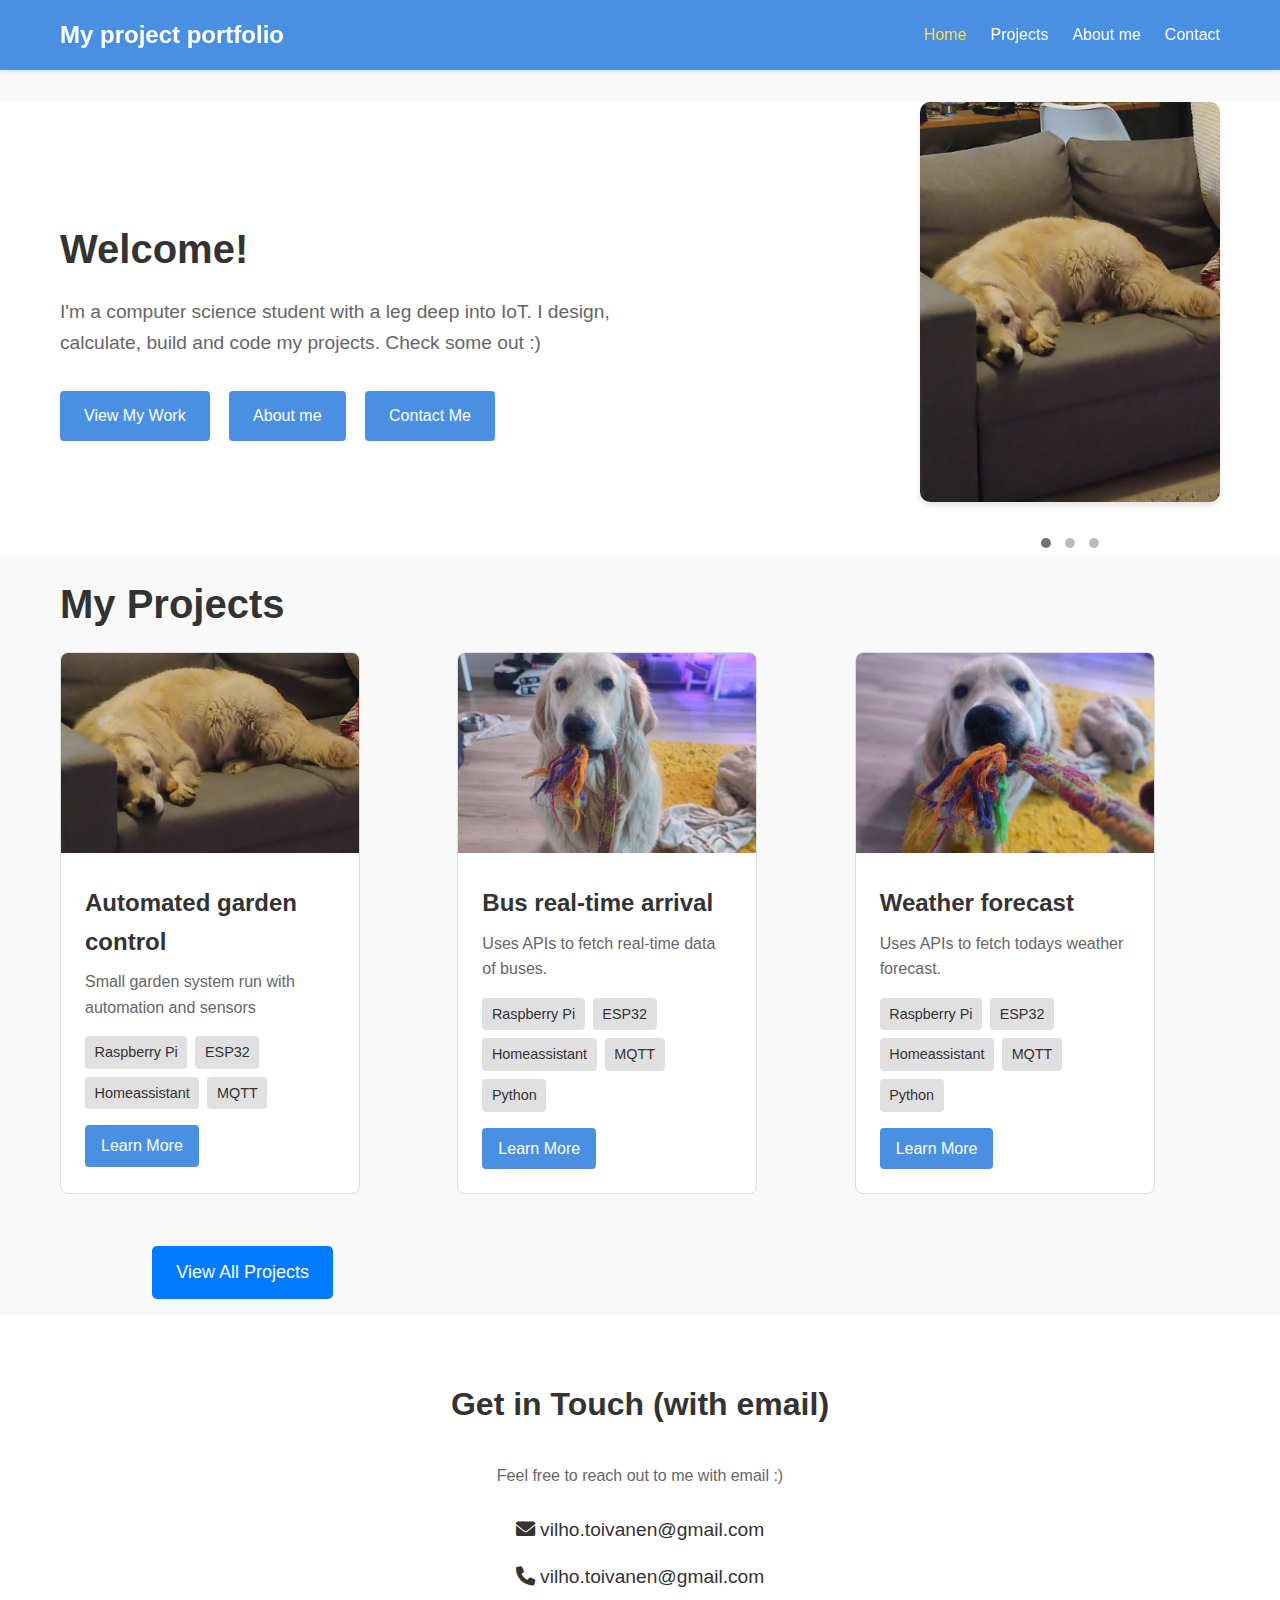
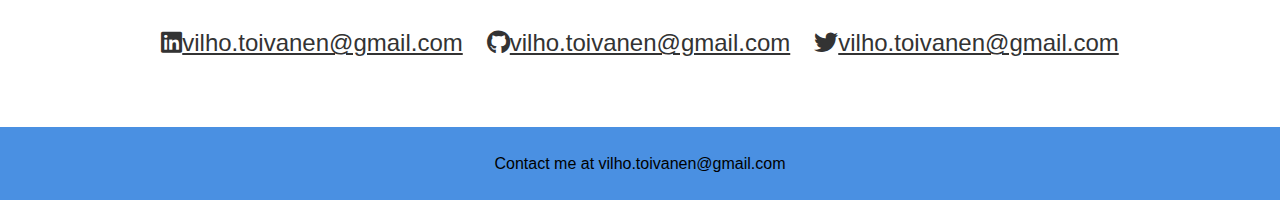
<file: index.html>
<!DOCTYPE html>
<html lang="en">
<head>
    <meta charset="UTF-8">
    <meta name="viewport" content="width=device-width, initial-scale=1.0">
    <meta name="description" content="Mun portfolio">
    <title>homepage portfolio</title>
    <link rel="stylesheet" href="css/styles.css">
    <link rel="stylesheet" href="https://cdnjs.cloudflare.com/ajax/libs/font-awesome/6.0.0/css/all.min.css">
</head>
<body>
    <!-- Navigation Bar -->
    <header class="header">
        <div class="container">
            <nav class="navbar">
                <a href="#" class="logo">My project portfolio</a>
                <ul class="nav-links">
                    <li><a href="#home" class="nav-link active">Home</a></li>
                    <li><a href="projects.html" class="nav-link">Projects</a></li>
                    <li><a href="about.html" class="nav-link">About me</a></li>
                    <li><a href="#contact" class="nav-link">Contact</a></li>
                </ul>
            </nav>
        </div>
    </header>

    <!-- Hero Section -->
   <!-- Hero Section -->
<!-- Hero Section -->
<section id="home" class="hero">
    <div class="container">
        <div class="hero-content">
            <h1 class="hero-title">Welcome!</h1>
            <p class="hero-subtitle">I'm a computer science student with a leg deep into IoT. I design, calculate, build and code my projects. Check some out :)</p>
            <a href="projects.html" class="btn btn-primary">View My Work</a>
            <a href="about.html" class="btn btn-primary">About me</a>
            <a href="#contact" class="btn btn-primary">Contact Me</a>

        </div>
        <div class="hero-image">
            <div class="slideshow-container">
                <!-- Slides -->
                <div class="mySlides fade">
                    <a href="project1.html">
                        <img src="images/project1.jpg" alt="Slide 1">
                    </a>
                </div>
                <div class="mySlides fade">
                    <a href="project2.html">
                        <img src="images/project2.jpg" alt="Slide 2">
                    </a>
                </div>
                <div class="mySlides fade">
                    <a href="project3.html">
                        <img src="images/project3.jpg" alt="Slide 3">
                    </a>
                </div>
                <!-- Navigation dots -->
                <div class="dots">
                    <span class="dot"></span>
                    <span class="dot"></span>
                    <span class="dot"></span>
                </div>
            </div>
        </div>
    </div>
</section>
<!-- Featured Projects Section -->
<section id="projects" class="projects">
    <div class="container">
        <h2 class="hero-title">My Projects</h2>
        <div class="project-grid">
            <!-- Project 1 -->
            <!-- Project Grid -->
            <div class="project-grid">
                <!-- Project 1 -->
                <div class="project-card">
                    <img src="images/project1.jpg" alt="Project 1" class="project-img">
                    <div class="project-info">
                        <h3 class="project-title">Automated garden control</h3>
                        <p class="project-description">Small garden system run with automation and sensors</p>
                        <div class="project-tags">
                            <span class="tag">Raspberry Pi</span>
                            <span class="tag">ESP32</span>
                            <span class="tag">Homeassistant</span>
                            <span class="tag">MQTT</span>
                        </div>
                        <a href="project1.html" class="btn btn-secondary">Learn More</a>
                    </div>
                </div>
                <!-- Project 2 -->
                <div class="project-card">
                    <img src="images/project2.jpg" alt="Project 2" class="project-img">
                    <div class="project-info">
                        <h3 class="project-title">Bus real-time arrival</h3>
                        <p class="project-description">Uses APIs to fetch real-time data of buses.</p>
                        <div class="project-tags">
                            <span class="tag">Raspberry Pi</span>
                            <span class="tag">ESP32</span>
                            <span class="tag">Homeassistant</span>
                            <span class="tag">MQTT</span>
                            <span class="tag">Python</span>
                        </div>
                        <a href="project2.html" class="btn btn-secondary">Learn More</a>
                    </div>
                </div>
                <!-- Project 3 -->
                <div class="project-card">
                    <img src="images/project3.jpg" alt="Project 3" class="project-img">
                    <div class="project-info">
                        <h3 class="project-title">Weather forecast</h3>
                        <p class="project-description">Uses APIs to fetch todays weather forecast.</p>
                        <div class="project-tags">
                            <span class="tag">Raspberry Pi</span>
                            <span class="tag">ESP32</span>
                            <span class="tag">Homeassistant</span>
                            <span class="tag">MQTT</span>
                            <span class="tag">Python</span>
                        </div>
                        <a href="project3.html" class="btn btn-secondary">Learn More</a>
                    </div>
                </div>

          
            <div class="view-all-container">
                <a href="projects.html" class="btn btn-primary">View All Projects</a>
            </div>
        </div>
    </div>
</section>

    <!-- Contact Section -->
    <section id="contact" class="contact">
        <div class="container">
            <h2 class="section-title">Get in Touch (with email)</h2>
            <p class="section-text">
                Feel free to reach out to me with email :)
            </p>
            <div class="contact-info">
                <a href="mailto:vilho.toivanen@gmail.com" class="contact-link">
                    <i class="fas fa-envelope"></i> vilho.toivanen@gmail.com
                </a>
                <a href="tel:+1234567890" class="contact-link">
                    <i class="fas fa-phone"></i> vilho.toivanen@gmail.com
                </a>
            </div>
            <div class="social-links">
                <a href="#" class="social-link"><i class="fab fa-linkedin"></i>vilho.toivanen@gmail.com</a>
                <a href="#" class="social-link"><i class="fab fa-github"></i>vilho.toivanen@gmail.com</a>
                <a href="#" class="social-link"><i class="fab fa-twitter"></i>vilho.toivanen@gmail.com</a>
            </div>
        </div>
    </section>

    <!-- Footer -->
    <footer class="footer">
        <div class="container">
            <p>Contact me at vilho.toivanen@gmail.com</p>
        </div>
    </footer>

    <script src="js/script.js"></script>
</body>
</html>
</file>
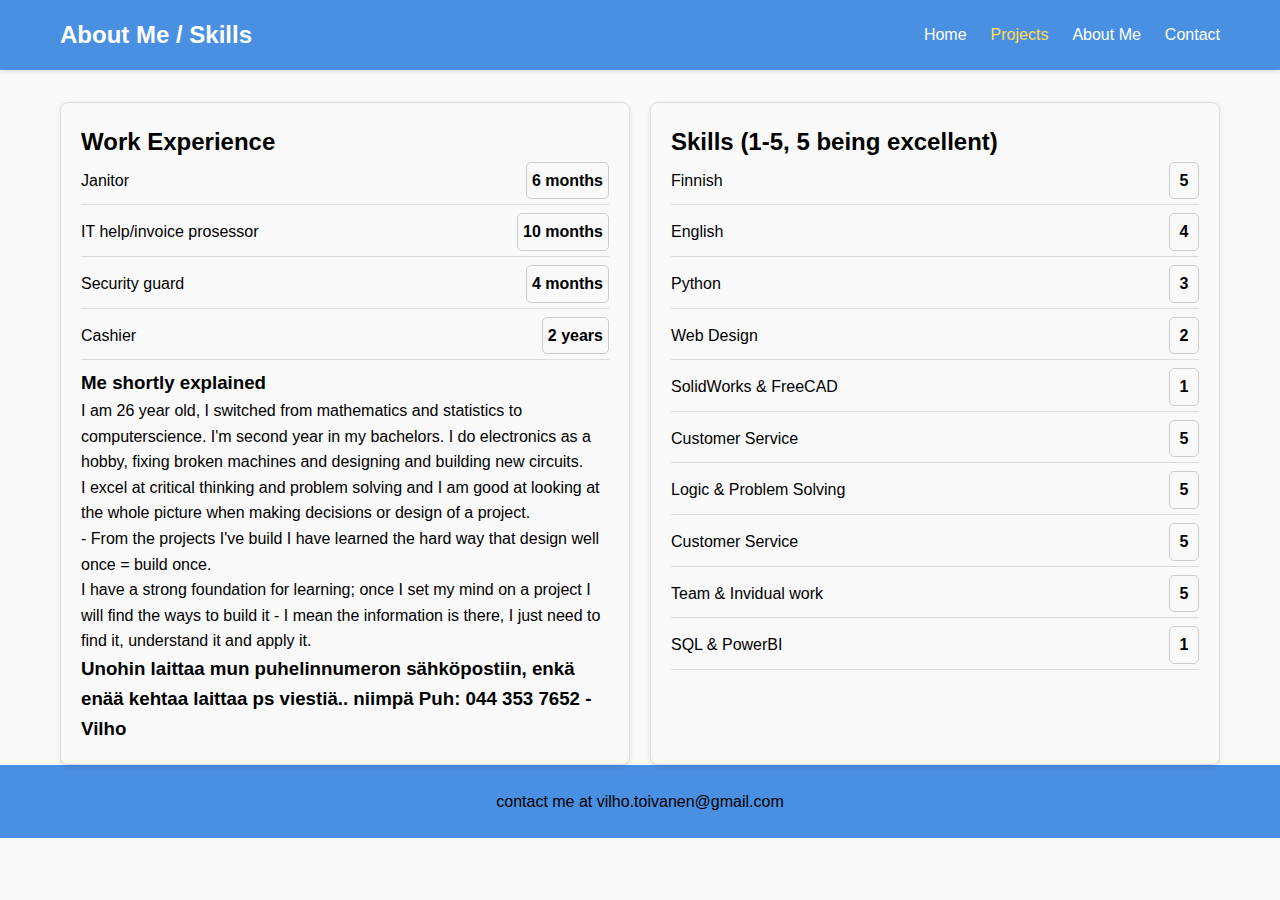
<file: about.html>
<!DOCTYPE html>
<html lang="en">
<head>
    <meta charset="UTF-8">
    <meta name="viewport" content="width=device-width, initial-scale=1.0">
    <meta name="description" content="Automated light control system using ESP32, MQTT, and Home Assistant.">
    <title>About Me - Skills and Experience</title>
    <link rel="stylesheet" href="css/styles.css">
    <link rel="stylesheet" href="https://cdnjs.cloudflare.com/ajax/libs/font-awesome/6.0.0/css/all.min.css">
</head>
<body>

    <!-- Navigation Bar -->
    <header class="header">
        <div class="container">
            <nav class="navbar">
                <a href="#" class="logo">About Me / Skills</a>
                <ul class="nav-links">
                    <li><a href="index.html" class="nav-link">Home</a></li>
                    <li><a href="projects.html" class="nav-link active">Projects</a></li>
                    <li><a href="about.html" class="nav-link">About Me</a></li>
                    <li><a href="index.html#contact" class="nav-link">Contact</a></li>
                </ul>
            </nav>
        </div>
    </header>

    <!-- Work Experience and Skills Section -->
    <section class="container experience-skills-container">
        
        <!-- Work Experience Section -->
        <div class="section-box">
            <h2>Work Experience</h2>
            <ul class="skills-list">

                <li><span class="skill">Janitor</span><span class="rating">6 months</span></li>
                <li><span class="skill">IT help/invoice prosessor</span><span class="rating">10 months</span></li>
                <li><span class="skill">Security guard</span><span class="rating">4 months</span></li>

                <li><span class="skill">Cashier</span><span class="rating">2 years</span></li>
                <h3>Me shortly explained</h3>
                <p class="work-description">I am 26 year old, I switched from mathematics and statistics to computerscience. I'm second year in my bachelors. I do electronics as a hobby, fixing broken machines and designing and building new circuits.</p> 
                <p>I excel at critical thinking and problem solving and I am good at looking at the whole picture when making decisions or design of a project. </p>

                <p> - From the projects I've build I have learned the hard way that design well    once = build once.</p>
                <p>I have a strong foundation for learning; once I set my mind on a project I will find the ways to build it - I mean the information is there, I just need to find it, understand it and apply it.</p>
                <h3>Unohin laittaa mun puhelinnumeron sähköpostiin, enkä enää kehtaa laittaa ps viestiä.. niimpä Puh: 044 353 7652 - Vilho</h3>
            </ul>
        </div>

        <!-- Skills Section -->
        <div class="section-box">
            <h2>Skills (1-5, 5 being excellent)</h2>
            <ul class="skills-list">
                <li><span class="skill">Finnish</span><span class="rating">5</span></li>
                <li><span class="skill">English</span><span class="rating">4</span></li>
                <li><span class="skill">Python</span><span class="rating">3</span></li>
                <li><span class="skill">Web Design</span><span class="rating">2</span></li>
                <li><span class="skill">SolidWorks & FreeCAD</span><span class="rating">1</span></li>
                <li><span class="skill">Customer Service</span><span class="rating">5</span></li>
                <li><span class="skill">Logic & Problem Solving</span><span class="rating">5</span></li>
                <li><span class="skill">Customer Service</span><span class="rating">5</span></li>
                <li><span class="skill">Team & Invidual work</span><span class="rating">5</span></li>
                <li><span class="skill">SQL & PowerBI</span><span class="rating">1</span></li>
            </ul>
        </div>

        </div>
    </div>
</section>


<!-- Footer -->
<footer class="footer">
    <div class="container">
        <p>contact me at vilho.toivanen@gmail.com</p>
    </div>
</footer>
    <script src="js/script.js"></script>

</body>
</html>
</file>
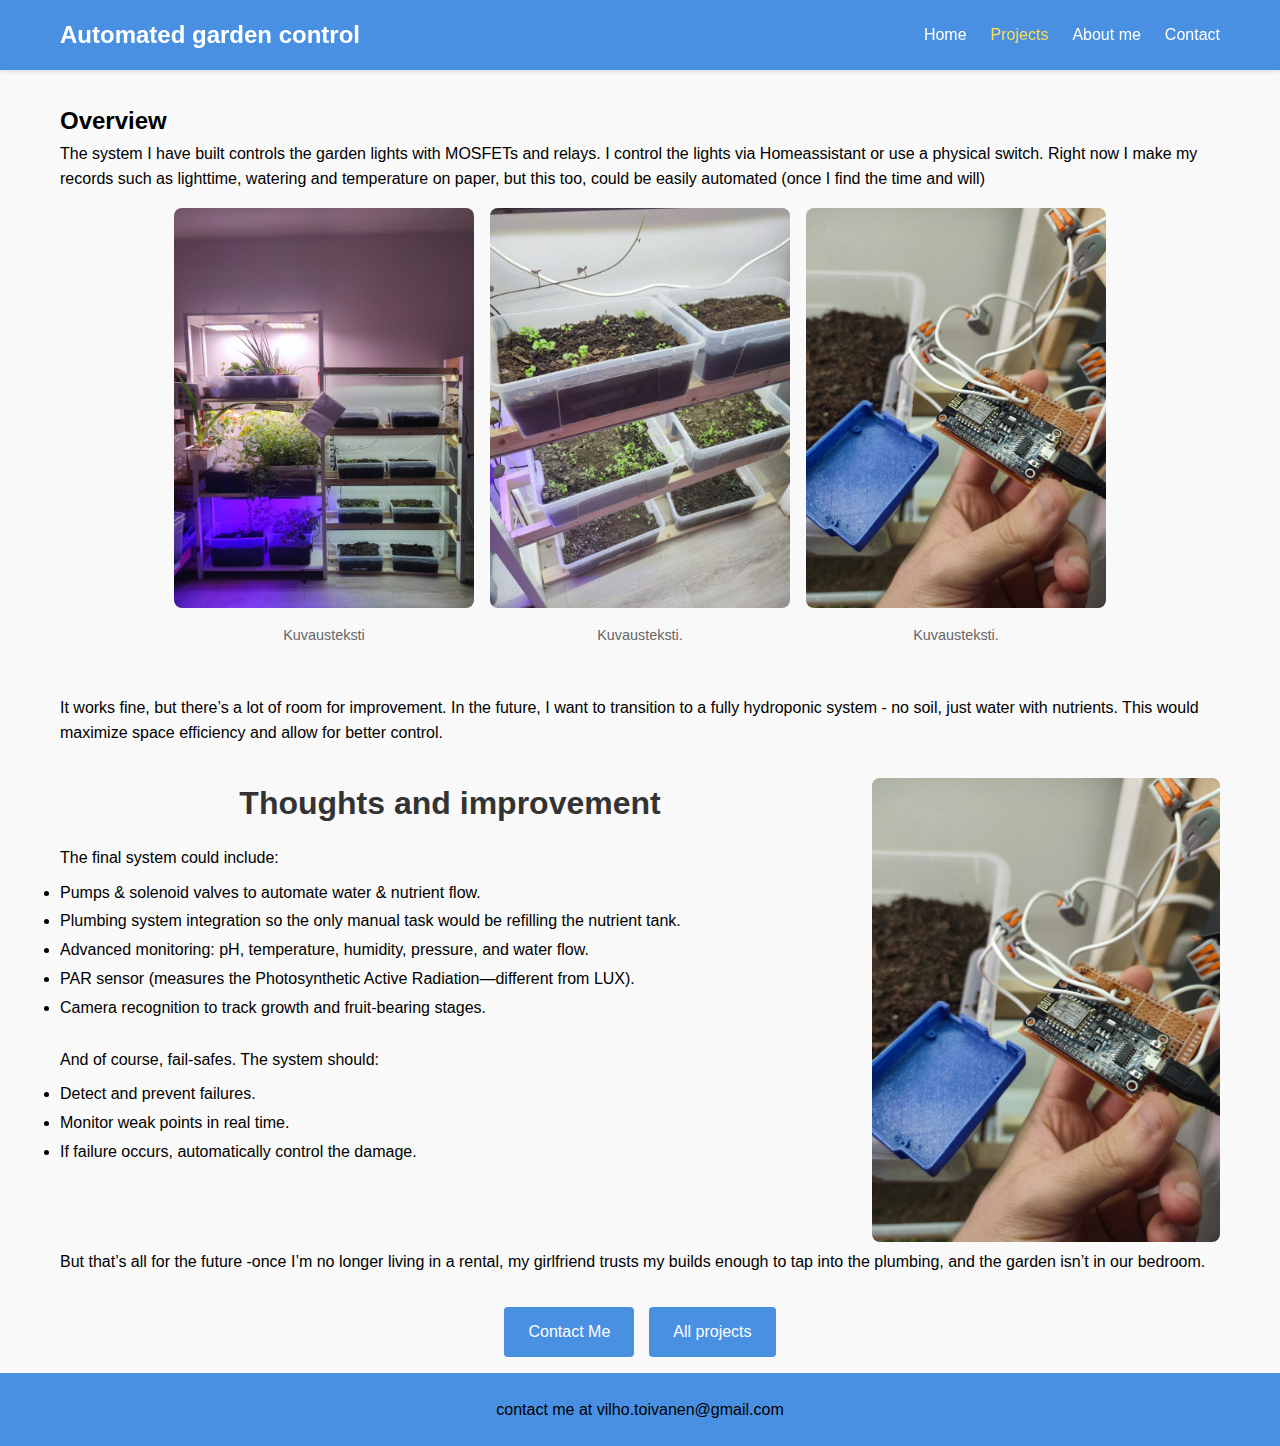
<file: project1.html>
<!DOCTYPE html>
<html lang="en">
<head>
    <meta charset="UTF-8">
    <meta name="viewport" content="width=device-width, initial-scale=1.0">
    <meta name="description" content="Automated Garden Control System using various IoT components like ESP32, sensors, and MQTT integration.">
    <title>Automated Garden Control</title>
    <link rel="stylesheet" href="css/styles.css">
    <link rel="stylesheet" href="https://cdnjs.cloudflare.com/ajax/libs/font-awesome/6.0.0/css/all.min.css">
</head>
<body>
    <!-- Navigation Bar -->
    <header class="header">
        <div class="container">
            <nav class="navbar">
                <a href="#" class="logo">Automated garden control</a>

                <ul class="nav-links">
                    <li><a href="index.html" class="nav-link">Home</a></li>
                    <li><a href="projects.html" class="nav-link active">Projects</a></li>
                    <li><a href="about.html" class="nav-link">About me</a></li>
                    <li><a href="index.html#contact" class="nav-link">Contact</a></li>
                </ul>
            </nav>
        </div>
    </header>

    <!-- Project Showcase Section -->
    <section class="project-showcase">
        <div class="container">
            <div class="project-header">
                <h1 class="page-title"></h1>
            </div>

            <div class="project-description">
                <h2>Overview</h2>
                <p>The system I have built controls the garden lights with MOSFETs and relays. I control the lights via Homeassistant or use a physical switch. Right now I make my records such as lighttime, watering and temperature on paper, but this too, could be easily automated (once I find the time and will)</p>
                
            <!-- Inside the project description -->
            <div class="project-images">
                <div class="project-image-container">
                    <img src="images/garden1.jpg" alt="Garden Control System">
                    <p class="image-description">Kuvausteksti</p>
                </div>
                <div class="project-image-container">
                    <img src="images/garden2.jpg" alt="Garden Control System Wiring">
                    <p class="image-description">Kuvausteksti.</p>
                </div>
                <div class="project-image-container">
                    <img src="images/garden3.jpg" alt="Sensors and Setup">
                    <p class="image-description">Kuvausteksti.</p>
                </div>
            </div>

                <p>It works fine, but there’s a lot of room for improvement. In the future, I want to transition to a fully hydroponic system - no soil, just water with nutrients. This would maximize space efficiency and allow for better control.</p>
<!-- Future Goals Image and Text -->
            <div class="future-goals-container">
                <div class="future-goals-text">
                    <h2 class="section-title">Thoughts and improvement</h2>
                    <p>The final system could include:</p>
                    <ul class="section-text">
                        <li>Pumps & solenoid valves to automate water & nutrient flow.</li>
                        <li>Plumbing system integration so the only manual task would be refilling the nutrient tank.</li>
                        <li>Advanced monitoring: pH, temperature, humidity, pressure, and water flow.</li>
                        <li>PAR sensor (measures the Photosynthetic Active Radiation—different from LUX).</li>
                        <li>Camera recognition to track growth and fruit-bearing stages.</li>
                    </ul>
                    
                    <p>And of course, fail-safes. The system should:</p>
                    <ul class="section-text">
                        <li>Detect and prevent failures.</li>
                        <li>Monitor weak points in real time.</li>
                        <li>If failure occurs, automatically control the damage.</li>
                    </ul>
                </div>

                <div class="future-goals-img">
                    <img src="images/garden3.jpg" alt="Hydroponic Future Setup" class="project-img">
                </div>
            </div>


                <p>But that’s all for the future -once I’m no longer living in a rental, my girlfriend trusts my builds enough to tap into the plumbing, and the garden isn’t in our bedroom.</p>
            </div>

            <!-- Contact Me Button -->
            <div class="contact-btn-container">
                <a href="index.html#contact" class="btn">Contact Me</a>
                <a href="projects.html" class="btn">All projects</a>
            </div>
        </div>
    </section>

    <!-- Footer -->
    <footer class="footer">
        <div class="container">
            <p> contact me at vilho.toivanen@gmail.com</p>
        </div>
    </footer>

    <script src="js/script.js"></script>
</body>
</html>
</file>
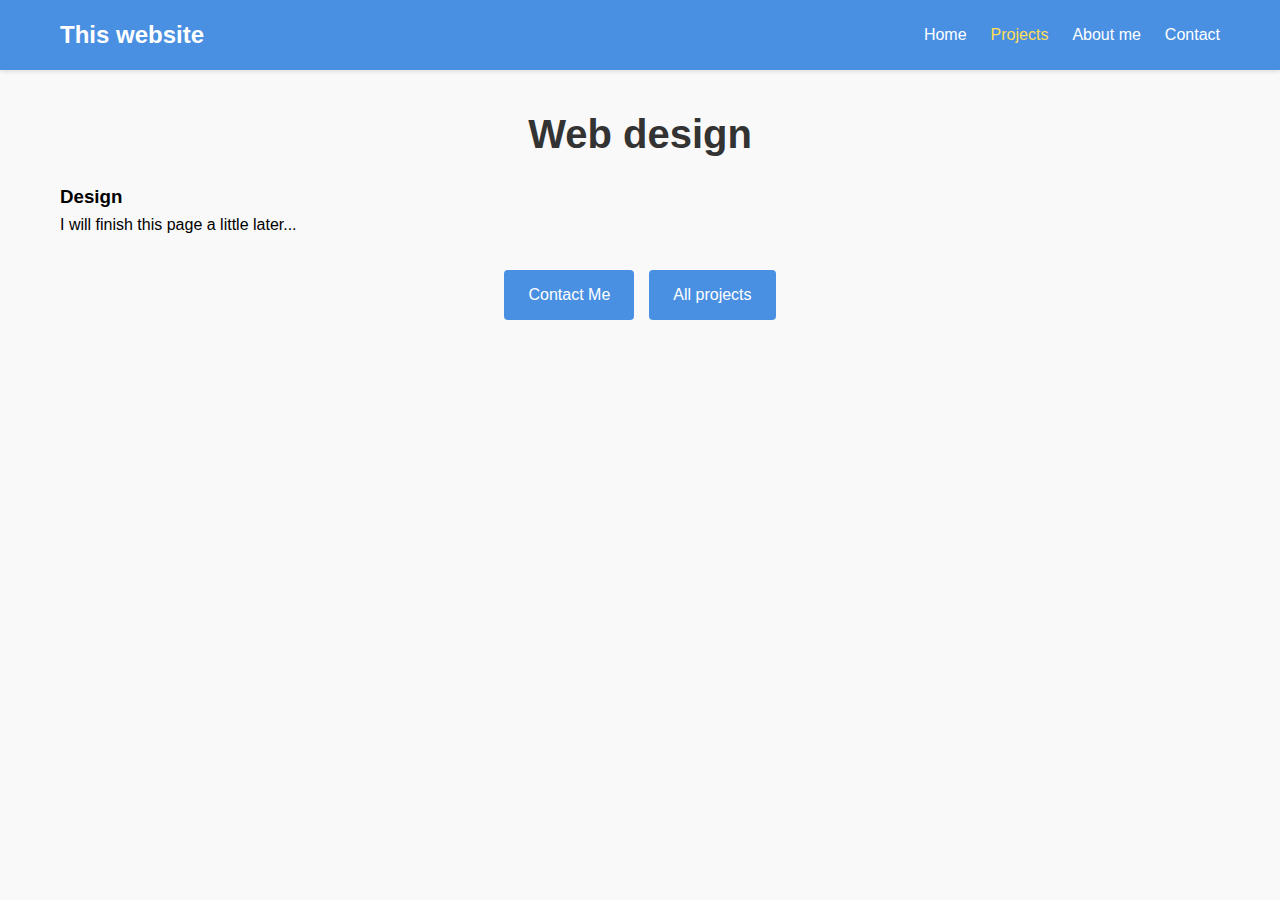
<file: project8.html>
<!DOCTYPE html>
<html lang="en">
<head>
    <meta charset="UTF-8">
    <meta name="viewport" content="width=device-width, initial-scale=1.0">
    <meta name="description" content="Automated light control system using ESP32, MQTT, and Home Assistant.">
    <title>Light Control & Automation</title>
    <link rel="stylesheet" href="css/styles.css">
    <link rel="stylesheet" href="https://cdnjs.cloudflare.com/ajax/libs/font-awesome/6.0.0/css/all.min.css">
</head>
<body>
    <!-- Navigation Bar -->
    <header class="header">
        <div class="container">
            <nav class="navbar">
                <a href="#" class="logo">This website</a>

                <ul class="nav-links">
                    <li><a href="index.html" class="nav-link">Home</a></li>
                    <li><a href="projects.html" class="nav-link active">Projects</a></li>
                    <li><a href="about.html" class="nav-link">About me</a></li>
                    <li><a href="index.html#contact" class="nav-link">Contact</a></li>
                </ul>
            </nav>
        </div>
    </header>

    <!-- Project Showcase Section -->
    <section class="project-showcase">
        <div class="container">
            <div class="project-header">
                <h1 class="page-title">Web design</h1>
            </div>

            <div class="project-description">
                <h3>Design</h3>
                <p>I will finish this page a little later...</p>

            <!-- Contact Me Button -->
            <div class="contact-btn-container">
                <a href="index.html#contact" class="btn">Contact Me</a>
                <a href="projects.html" class="btn">All projects</a>
            </div>
        </div>
    </section>


    <script src="js/script.js"></script>
</body>
</html>
</file>
<file: css/styles.css>
/* Basic Reset */
* {
    margin: 0;
    padding: 0;
    box-sizing: border-box;
}

/* General Styles */
body {
    font-family: 'Segoe UI', Tahoma, Geneva, Verdana, sans-serif;
    line-height: 1.6;
    color: #000;
    background: #f9f9f9;

}
/* Specific Elements */

h1, h2, h3, p {
    color: #000; /* Ensures headers and paragraphs are black */
}

li {
    color: #000; /* Ensures list items are black */
}


.container {
    max-width: 1200px;
    margin: 0 auto;
    padding: 0 20px;
}

/* Navigation Bar */
.header {
    background: #4a90e2;
    padding: 1rem 0;
    position: sticky;
    top: 0;
    z-index: 1000;
    box-shadow: 0 2px 4px rgba(0, 0, 0, 0.1);
    margin-bottom: 2rem;
}

.navbar {
    display: flex;
    justify-content: space-between;
    align-items: center;
}

.logo {
    font-size: 1.5rem;
    font-weight: bold;
    color: #fff;
    text-decoration: none;
}

.nav-links {
    list-style: none;
    display: flex;
    gap: 1.5rem;
}

.nav-link {
    text-decoration: none;
    font-size: 1rem;
    color: #fff;
    transition: color 0.3s ease;
}

.nav-link:hover,
.nav-link.active {
    color: #ffdd57;
}

/* Hero Section */
.hero {
    padding: 0rem 0;
    background: #fff;
}

.hero .container {
    display: flex;
    justify-content: space-between;
    align-items: center;
    gap: 2rem;
}

.hero-content {
    max-width: 600px;
}

.hero-title {
    font-size: 2.5rem;
    margin-bottom: 1rem;
    color: #333;
}

.hero-subtitle {
    font-size: 1.2rem;
    margin-bottom: 2rem;
    color: #666;
}

.btn {
    display: inline-block;
    padding: 0.75rem 1.5rem;
    font-size: 1rem;
    color: #fff;
    background: #4a90e2;
    border: none;
    border-radius: 4px;
    text-decoration: none;
    transition: background 0.3s ease;
}

.btn:hover {
    background: #357abd;
}

.hero-image {
    max-width: 400px;
}

.hero-image img {
    width: 100%;
    border-radius: 8px;
    box-shadow: 0 4px 8px rgba(0, 0, 0, 0.1);
}

/* About Me Section */
.about {
    padding: 4rem 0;
    background: #fff;
}

.about .container {
    display: flex;
    justify-content: space-between;
    align-items: center;
    gap: 2rem;
}

.about-text {
    max-width: 60%;
}

.section-title {
    font-size: 2rem;
    margin-bottom: 1rem;
    color: #333;
}

.section-text {
    font-size: 1rem;
    color: #666;
    line-height: 1.8;
    margin-bottom: 1.5rem;
}

.about-image {
    max-width: 40%;
}

.about-image img {
    width: 100%;
    border-radius: 8px;
    box-shadow: 0 4px 8px rgba(0, 0, 0, 0.1);
}

/* Projects Section */
.projects {
    padding: 1rem 0;
    background: #f9f9f9;
}

.section-title {
    text-align: center;
    margin-bottom: 2rem;
}

.project-grid {
    display: flex;
    justify-content: center;
    gap: 2rem;
    flex-wrap: wrap;
}

.project-card {
    background: #fff;
    border: 1px solid #ddd;
    border-radius: 8px;
    overflow: hidden;
    transition: transform 0.3s ease, box-shadow 0.3s ease;
    max-width: 300px;
    width: 100%;
}

.project-card:hover {
    transform: translateY(-5px);
    box-shadow: 0 4px 8px rgba(0, 0, 0, 0.1);
}

.project-img {
    width: 100%;
    height: 200px;
    object-fit: cover;
}

.project-info {
    padding: 1.5rem;
}

.project-title {
    font-size: 1.5rem;
    margin-bottom: 0.5rem;
    color: #333;
}

.project-description {
    font-size: 1rem;
    color: #666;
    margin-bottom: 1rem;
}

.project-tags {
    display: flex;
    gap: 0.5rem;
    flex-wrap: wrap;
}

.tag {
    font-size: 0.9rem;
    padding: 0.3rem 0.6rem;
    background: #e0e0e0;
    border-radius: 4px;
    color: #333;
}

/* Contact Section */
.contact {
    padding: 4rem 0;
    background: #fff;
    text-align: center;
}

.contact-info {
    display: flex;
    flex-direction: column;
    align-items: center;
    gap: 1rem;
    margin-bottom: 2rem;
}

.contact-link {
    font-size: 1.2rem;
    color: #333;
    text-decoration: none;
    transition: color 0.3s ease;
}

.contact-link:hover {
    color: #4a90e2;
}

.social-links {
    display: flex;
    justify-content: center;
    gap: 1.5rem;
}

.social-link {
    font-size: 1.5rem;
    color: #333;
    transition: color 0.3s ease;
}

.social-link:hover {
    color: #4a90e2;
}

/* Footer */
.footer {
    padding: 1.5rem 0;
    background: #4a90e2;
    color: #fff;
    text-align: center;
}

/* Responsive Design */
@media (max-width: 768px) {
    .hero .container,
    .about .container {
        flex-direction: column;
        text-align: center;
    }

    .hero-image,
    .about-image {
        margin-top: 2rem;
    }

    .about-text,
    .about-image {
        max-width: 100%;
    }

    .project-grid {
        flex-direction: column;
        align-items: center;
    }
}

/* Projects Page */
.projects-page {
    padding: 4rem 0;
    background: #fff;
}

.page-title {
    font-size: 2.5rem;
    margin-bottom: 1rem;
    text-align: center;
    color: #333;
}

.page-subtitle {
    font-size: 1.2rem;
    margin-bottom: 2rem;
    text-align: center;
    color: #666;
}

.project-grid {
    display: grid;
    grid-template-columns: repeat(auto-fit, minmax(300px, 1fr));
    gap: 2rem;
}

.project-card {
    background: #fff;
    border: 1px solid #ddd;
    border-radius: 8px;
    overflow: hidden;
    transition: transform 0.3s ease, box-shadow 0.3s ease;
}

.project-card:hover {
    transform: translateY(-5px);
    box-shadow: 0 4px 8px rgba(0, 0, 0, 0.1);
}

.project-img {
    width: 100%;
    height: 200px;
    object-fit: cover;
}

.project-info {
    padding: 1.5rem;
}

.project-title {
    font-size: 1.5rem;
    margin-bottom: 0.5rem;
    color: #333;
}

.project-description {
    font-size: 1rem;
    color: #666;
    margin-bottom: 1rem;
}

.project-tags {
    display: flex;
    gap: 0.5rem;
    flex-wrap: wrap;
    margin-bottom: 1rem;
}

.tag {
    font-size: 0.9rem;
    padding: 0.3rem 0.6rem;
    background: #e0e0e0;
    border-radius: 4px;
    color: #333;
}

.btn-secondary {
    display: inline-block;
    padding: 0.5rem 1rem;
    font-size: 1rem;
    color: #fff;
    background: #4a90e2;
    border: none;
    border-radius: 4px;
    text-decoration: none;
    transition: background 0.3s ease;
}

.btn-secondary:hover {
    background: #357abd;
}

/* Responsive Design */
@media (max-width: 768px) {
    .project-grid {
        grid-template-columns: 1fr;
    }
}

/* View All Button */
.view-all {
    text-align: center;
    margin-top: 2rem;
}

.view-all .btn {
    display: inline-block;
    padding: 0.75rem 1.5rem;
    font-size: 1rem;
    color: #fff;
    background: #4a90e2;
    border: none;
    border-radius: 4px;
    text-decoration: none;
    transition: background 0.3s ease;
}

.view-all .btn:hover {
    background: #357abd;
}

/* Slideshow container *//* Style for the slideshow images */
.slideshow-container {
    position: relative;
    max-width: 400px; /* Adjust this value as needed for the container width */
    margin: auto; /* Center the slideshow */
}

.mySlides img {
    width: 100%; /* Make the image responsive */
    max-width: 300px; /* Maximum width for the image */
    height: auto; /* Maintain aspect ratio */
    border-radius: 10px; /* Optional: Add rounded corners */
    box-shadow: 0 4px 6px rgba(0, 0, 0, 0.1); /* Optional: Add shadow for better appearance */
}

.dots {
    text-align: center;
    padding-top: 10px;
}

.dot {
    height: 10px;
    width: 10px;
    margin: 0 5px;
    background-color: #bbb;
    border-radius: 50%;
    display: inline-block;
    transition: background-color 0.6s ease;
}

.dot:hover {
    background-color: #717171;
}

/* Navigation dots */
.dots {
    text-align: center;
    margin-top: 10px;
}

.dot {
    cursor: pointer;
    height: 10px;
    width: 10px;
    margin: 0 5px;
    background-color: #bbb;
    border-radius: 50%;
    display: inline-block;
    transition: background-color 0.3s ease;
}

.dot.active, .dot:hover {
    background-color: #717171;

}
.mySlides img:hover {
    transform: scale(1.05); /* Slightly enlarge the image */
    opacity: 0.9; /* Slightly reduce opacity */
    cursor: pointer; /* Change cursor to pointer */
}

.project-images {
    display: flex;
    gap: 1rem;  /* Adjust the space between images */
    justify-content: center;
    margin-bottom: 2rem;
    flex-wrap: wrap;  /* Allow images to wrap to the next line if needed */
}

.project-image-container {
    text-align: center;
    max-width: 30%;  /* Adjusts the width of each image container */
    margin-bottom: 1rem;
    margin-top: 1rem; /* Added margin-top for a small gap above the image */
}

.project-image-container img {
    width: 100%;
    height: auto;
    border-radius: 8px;
    object-fit: contain; /* Ensures the image is scaled proportionally */
    max-height: 400px; /* Optional: Limit the height of the image */
}

.image-description {
    font-size: 0.9rem;
    color: #666;
    margin-top: 0.5rem;
    max-width: 100%;
}

/* Container for Future Goals Image */
/* Future Goals Container */
.future-goals-container {
    display: flex;
    justify-content: flex-start;
    align-items: flex-start;
    gap: 2rem; /* Space between the text and the image */
    margin-top: 2rem; /* Add space above the entire section */
}

/* Image Styling */
.future-goals-img {
    flex: 0 0 30%; /* Keeps the image at 30% width */
    margin-top: 0; /* Ensure no extra space above the image */
}

.future-goals-img img {
    width: 100%; /* Ensures image scales properly */
    height: auto;
    object-fit: contain;
    border-radius: 8px;
}

/* Text Section Styling */
.future-goals-text {
    flex: 1; /* Makes the text section take up the remaining space */
}

/* Ensure proper margin for the list */
.section-text {
    margin-top: 0.5rem; /* A small gap between text items */
}

/* Align the future goals heading */
.future-goals-text h2.section-title {
    margin-bottom: 1rem;
}

.contact-btn-container {
    display: flex;
    justify-content: center;
    margin-top: 2rem; /* Optional: Adds space above the button */
    margin-bottom: 1rem; /* Adds space between the button and the footer */
}

.contact-btn {
    padding: 0.75rem 1.5rem;
    font-size: 1rem;
    background-color: #4a90e2;
    color: #fff;
    border: none;
    border-radius: 4px;
    text-decoration: none;
    transition: background-color 0.3s ease;
}

.contact-btn:hover {
    background-color: #357abd;
}
/* Styling for the 'View all Projects' button */
.view-all-container {
    display: flex;
    justify-content: center;
    margin-top: 20px;
}

.view-all-container .btn {
    background-color: #007BFF; /* Blue background */
    color: white; /* White text */
    padding: 12px 24px; /* Padding around the button */
    font-size: 18px; /* Larger text */
    border-radius: 5px; /* Rounded corners */
    text-decoration: none; /* Remove underline */
    display: inline-block; /* Makes the button not stretch */
    max-width: 250px; /* Optional: restricts the button width */
    width: auto; /* Makes sure the button is not stretched */
    text-align: center; /* Centers the text */
    transition: background-color 0.3s ease; /* Smooth transition on hover */
}

.view-all-container .btn:hover {
    background-color: #0056b3; /* Darker blue on hover */
}
/* Add a gap between buttons */
.btn + .btn {
    margin-left: 15px; /* Adjust the gap size as needed */
}
/* Work Experience and Skills Section *//* Work Experience and Skills Section */
/* Work Experience and Skills Section */
.experience-skills-container {
    display: flex;
    justify-content: space-between;
    gap: 20px;
    margin-top: 20px;
}

.section-box {
    flex: 1; /* Makes each box take up equal space */
    padding: 20px;
    border: 1px solid #ddd;
    border-radius: 8px;
    background-color: #f9f9f9;
    box-shadow: 0 2px 5px rgba(0, 0, 0, 0.1);
}

.skills-list {
    list-style-type: none;
    padding: 0;
    margin: 0;
}

.skills-list li {
    display: flex; /* Align skill and rating horizontally */
    justify-content: flex-start; /* Align items to the left (initially) */
    margin-bottom: 8px; /* Slightly reduced margin between rows */
    padding-bottom: 5px; /* Reduced padding to bring text closer to the line */
    border-bottom: 1px solid #ddd; /* Adds a line between rows */
    align-items: center; /* Vertically center content */
}

.skill {
    font-weight: normal;
    flex: 1; /* Makes the skill text take up most of the space */
}

.rating {
    font-weight: bold;
    padding: 5px;
    border: 1px solid #ccc;
    border-radius: 5px;
    background-color: #f9f9f9;
    text-align: center;
    min-width: 30px; /* Ensure the rating box has a minimum width */
    margin-left: auto; /* Pushes the rating to the far right */
}

/* Responsive Design */
@media (max-width: 768px) {
    .experience-skills-container {
        flex-direction: column; /* Stack the skills and experience on smaller screens */
    }

    .skills-list li {
        flex-direction: column; /* Stack skill and rating vertically on small screens */
        gap: 5px;
        align-items: flex-start; /* Align to the left on small screens */
    }
}


/* Short Text Section */
.short-text-section {
    padding: 20px;
    margin-top: 20px;
    background-color: #f9f9f9;
    border-radius: 8px;
    border: 1px solid #ddd;
    box-shadow: 0 2px 5px rgba(0, 0, 0, 0.1);
}

.short-text-section p {
    font-size: 1.1rem;
    color: #333;
    line-height: 1.6;
    text-align: center;
}
</file>
